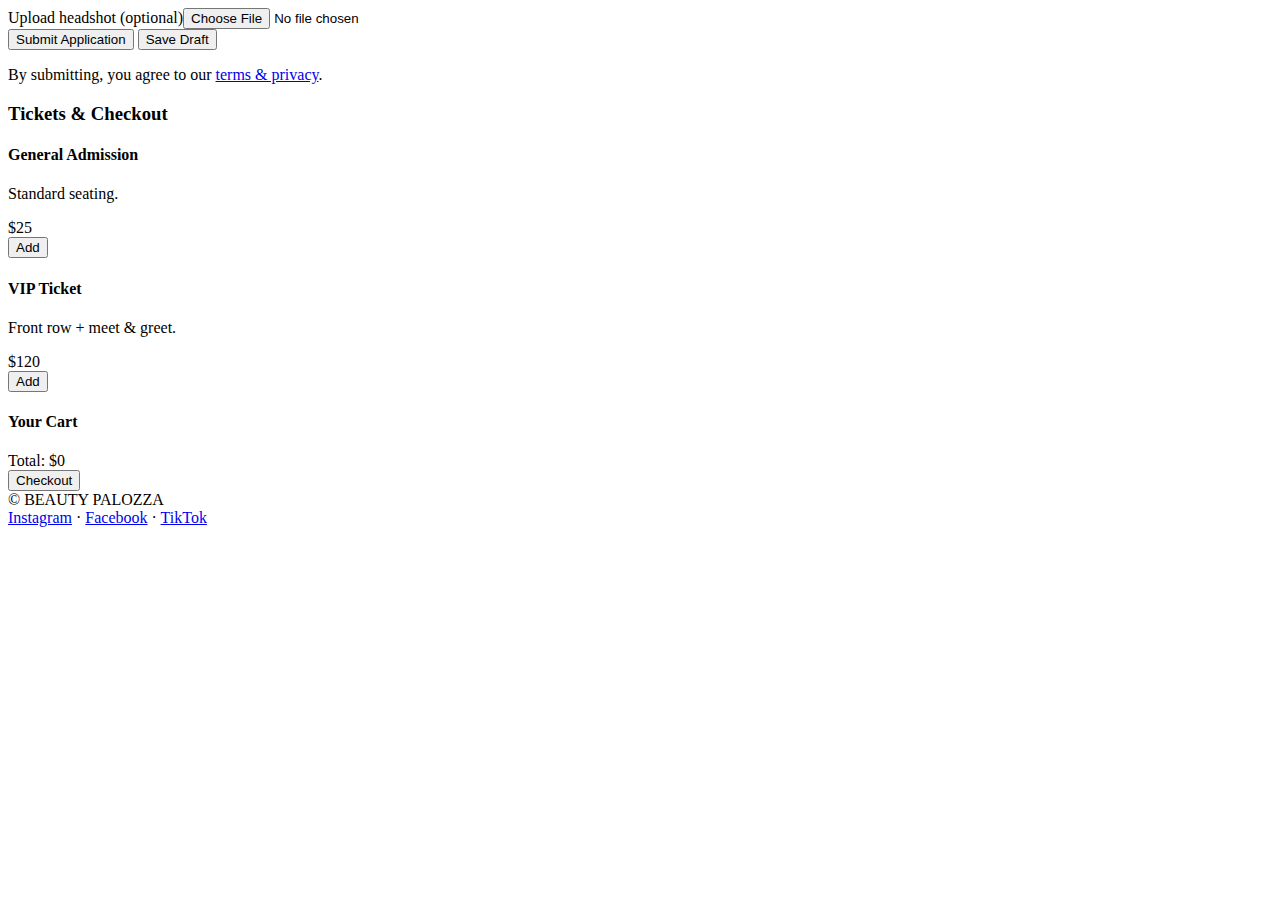
<file: index.HTML>
<!doctype html>


<label>Upload headshot (optional)<input type="file" name="photo" accept="image/*"></label>


<div class="form-actions">
<button type="submit" class="btn">Submit Application</button>
<button type="button" class="btn ghost" id="save-draft">Save Draft</button>
</div>


<p class="disclaimer">By submitting, you agree to our <a href="#">terms &amp; privacy</a>.</p>
</form>
</section>


<section id="checkout" class="checkout">
<h3>Tickets & Checkout</h3>
<div class="products">
<div class="product">
<h4>General Admission</h4>
<p>Standard seating.</p>
<div class="price">$25</div>
<button class="btn add-to-cart" data-title="General Admission" data-price="25">Add</button>
</div>
<div class="product">
<h4>VIP Ticket</h4>
<p>Front row + meet & greet.</p>
<div class="price">$120</div>
<button class="btn add-to-cart" data-title="VIP Ticket" data-price="120">Add</button>
</div>
</div>
<div id="cart" class="cart">
<h4>Your Cart</h4>
<ul id="cart-items"></ul>
<div class="cart-total">Total: $<span id="cart-total">0</span></div>
<button class="btn" id="checkout-btn">Checkout</button>
</div>
</section>


<section id="redirect" class="redirect-hidden" aria-live="polite">
<!-- Redirection result will render here -->
</section>
</main>


<footer class="site-footer">
<div>© <span id="year"></span> BEAUTY PALOZZA</div>
<div class="socials">
<a href="#">Instagram</a> · <a href="#">Facebook</a> · <a href="#">TikTok</a>
</div>
</footer>


<script src="script.js"></script>
</body>
</html>
</file>
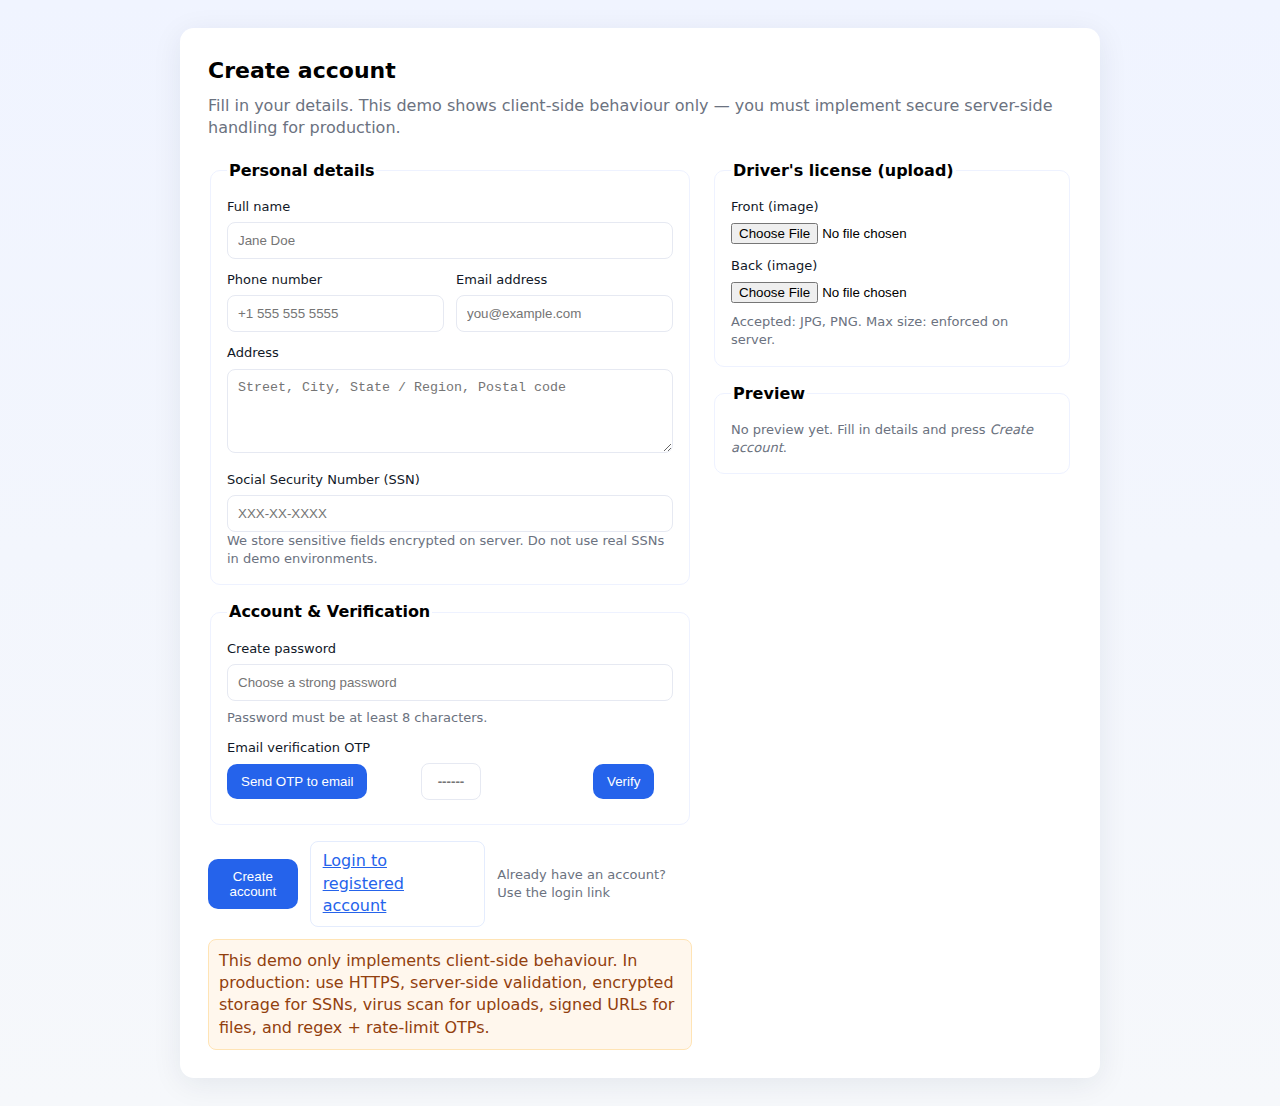
<file: signup_form.html>
<!doctype html>
<html lang="en">
<head>
  <meta charset="utf-8" />
  <meta name="viewport" content="width=device-width,initial-scale=1" />
  <title>Sign Up — Secure Demo</title>
  <style>
    /* Minimal modern styling */
    :root{--bg:#f6f8fb;--card:#ffffff;--accent:#2563eb;--muted:#6b7280}
    *{box-sizing:border-box}
    body{font-family:Inter,system-ui,Segoe UI,Roboto,Arial;line-height:1.4;margin:0;background:linear-gradient(180deg,#f0f4ff 0%,var(--bg) 100%);padding:28px;}
    .container{max-width:920px;margin:0 auto}
    .card{background:var(--card);border-radius:14px;box-shadow:0 6px 30px rgba(18,38,63,0.08);padding:28px}
    h1{margin:0 0 8px;font-size:22px}
    p.lead{margin:0 0 20px;color:var(--muted)}
    form{display:grid;grid-template-columns:1fr 360px;gap:20px}
    fieldset{border:1px solid #eef2ff;border-radius:10px;padding:16px}
    label{display:block;font-size:13px;margin-bottom:6px;color:#111827}
    input[type=text],input[type=email],input[type=tel],input[type=password],textarea{width:100%;padding:10px;border-radius:8px;border:1px solid #e6e9f2}
    textarea{min-height:84px;resize:vertical}
    .small{font-size:13px;color:var(--muted)}
    .row{display:flex;gap:12px}
    .col{flex:1}
    button{background:var(--accent);color:#fff;padding:10px 14px;border-radius:10px;border:0;cursor:pointer}
    .muted{color:var(--muted);font-size:13px}
    .file-preview{display:flex;flex-direction:column;gap:8px}
    .thumb{width:100%;max-width:320px;border-radius:8px;border:1px dashed #dbeafe;padding:8px;background:#fbfdff}
    .otp-box{display:flex;gap:8px}
    .otp-input{padding:10px;border-radius:8px;border:1px solid #e6e9f2;width:60px;text-align:center;font-weight:600}
    .actions{display:flex;gap:12px;align-items:center}
    .login-link{background:transparent;color:var(--accent);border:1px solid rgba(37,99,235,0.12);padding:8px 12px;border-radius:8px}
    @media(max-width:880px){form{grid-template-columns:1fr} .thumb{max-width:100%}}
    .note{background:#fff7ed;border:1px solid #ffe4b5;padding:10px;border-radius:8px;color:#92400e}
  </style>
</head>
<body>
  <div class="container">
    <div class="card">
      <h1>Create account</h1>
      <p class="lead">Fill in your details. This demo shows client-side behaviour only — you must implement secure server-side handling for production.</p>

      <form id="signupForm" novalidate>
        <div>
          <fieldset>
            <legend><strong>Personal details</strong></legend>

            <label for="fullname">Full name</label>
            <input id="fullname" name="fullname" type="text" placeholder="Jane Doe" required />

            <div class="row" style="margin-top:12px">
              <div class="col">
                <label for="phone">Phone number</label>
                <input id="phone" name="phone" type="tel" placeholder="+1 555 555 5555" inputmode="tel" />
              </div>

              <div class="col">
                <label for="email">Email address</label>
                <input id="email" name="email" type="email" placeholder="you@example.com" required />
              </div>
            </div>

            <div style="margin-top:12px">
              <label for="address">Address</label>
              <textarea id="address" name="address" placeholder="Street, City, State / Region, Postal code"></textarea>
            </div>

            <div style="margin-top:12px">
              <label for="ssn">Social Security Number (SSN)</label>
              <input id="ssn" name="ssn" type="password" placeholder="XXX-XX-XXXX" aria-describedby="ssnNote" />
              <div id="ssnNote" class="small">We store sensitive fields encrypted on server. Do not use real SSNs in demo environments.</div>
            </div>

          </fieldset>

          <fieldset style="margin-top:16px">
            <legend><strong>Account & Verification</strong></legend>

            <label for="password">Create password</label>
            <input id="password" name="password" type="password" placeholder="Choose a strong password" required />
            <div class="small" style="margin-top:8px">Password must be at least 8 characters.</div>

            <div style="margin-top:12px">
              <label>Email verification OTP</label>
              <div class="row" style="align-items:center">
                <div style="flex:1">
                  <button type="button" id="sendOtp">Send OTP to email</button>
                </div>
                <div style="width:160px">
                  <input id="otpInput" class="otp-input" maxlength="6" placeholder="------" />
                </div>
                <div style="min-width:80px">
                  <button type="button" id="verifyOtp">Verify</button>
                </div>
              </div>
              <div id="otpStatus" class="small" style="margin-top:8px"></div>
            </div>

          </fieldset>

          <div style="margin-top:16px" class="actions">
            <button type="submit">Create account</button>
            <a class="login-link" href="#" id="loginBtn">Login to registered account</a>
            <div class="muted" style="margin-left:auto">Already have an account? Use the login link</div>
          </div>

          <div style="margin-top:12px" class="note">
            This demo only implements client-side behaviour. In production: use HTTPS, server-side validation, encrypted storage for SSNs, virus scan for uploads, signed URLs for files, and regex + rate-limit OTPs.
          </div>

        </div>

        <aside>
          <fieldset>
            <legend><strong>Driver's license (upload)</strong></legend>

            <label for="dlFront">Front (image)</label>
            <input id="dlFront" name="dlFront" type="file" accept="image/*" />
            <div class="file-preview" id="frontPreview"></div>

            <label for="dlBack" style="margin-top:12px">Back (image)</label>
            <input id="dlBack" name="dlBack" type="file" accept="image/*" />
            <div class="file-preview" id="backPreview"></div>

            <div class="small" style="margin-top:10px">Accepted: JPG, PNG. Max size: enforced on server.</div>

          </fieldset>

          <fieldset style="margin-top:16px">
            <legend><strong>Preview</strong></legend>
            <div id="summary" class="small">No preview yet. Fill in details and press <em>Create account</em>.</div>
          </fieldset>
        </aside>
      </form>

    </div>
  </div>

<script>
(function(){
  const sendOtpBtn = document.getElementById('sendOtp');
  const verifyOtpBtn = document.getElementById('verifyOtp');
  const otpStatus = document.getElementById('otpStatus');
  const otpInput = document.getElementById('otpInput');
  const emailInput = document.getElementById('email');
  let currentOtp = null; // in production, do NOT keep OTP in client
  let otpSentAt = null;

  function generateOtp(){
    return String(Math.floor(100000 + Math.random()*900000));
  }

  sendOtpBtn.addEventListener('click', ()=>{
    const email = emailInput.value.trim();
    if(!email){ otpStatus.textContent = 'Enter an email first'; return; }
    currentOtp = generateOtp();
    otpSentAt = Date.now();
    // DEMO: we can't actually send email from static demo. Replace with server call to send OTP.
    otpStatus.innerHTML = `OTP sent (demo): <strong>${currentOtp}</strong>. In production this value is emailed and not shown.`;
  });

  verifyOtpBtn.addEventListener('click', ()=>{
    if(!currentOtp){ otpStatus.textContent = 'No OTP was sent. Click "Send OTP to email" first.'; return; }
    const value = otpInput.value.trim();
    if(value === currentOtp && (Date.now()-otpSentAt) < 1000*60*15){
      otpStatus.textContent = 'Email verified ✓';
      otpInput.disabled = true;
    } else {
      otpStatus.textContent = 'OTP invalid or expired.';
    }
  });

  // Image previews for DL front/back
  function onFileChange(fileInput, previewContainer){
    previewContainer.innerHTML = '';
    const file = fileInput.files && fileInput.files[0];
    if(!file) return;
    if(!file.type.startsWith('image/')){ previewContainer.textContent = 'File is not an image.'; return; }
    const img = document.createElement('img');
    img.className = 'thumb';
    img.alt = 'Preview';
    img.file = file;
    previewContainer.appendChild(img);

    const reader = new FileReader();
    reader.onload = (e)=>{ img.src = e.target.result; };
    reader.readAsDataURL(file);
  }

  document.getElementById('dlFront').addEventListener('change', e => onFileChange(e.target, document.getElementById('frontPreview')));
  document.getElementById('dlBack').addEventListener('change', e => onFileChange(e.target, document.getElementById('backPreview')));

  // Form submit: client-side validation and preview
  const form = document.getElementById('signupForm');
  const summary = document.getElementById('summary');
  form.addEventListener('submit', e =>{
    e.preventDefault();
    const fullname = document.getElementById('fullname').value.trim();
    const email = emailInput.value.trim();
    const password = document.getElementById('password').value;
    const ssn = document.getElementById('ssn').value;

    if(!fullname || !email || !password){ alert('Please fill required fields.'); return; }
    if(password.length < 8){ alert('Password too short.'); return; }
    if(otpStatus.textContent.indexOf('verified') === -1){ if(!confirm('Email not verified. Continue anyway?')) return; }

    // Build a preview. DO NOT send SSN in plain text to any server in production without proper encryption.
    const frontFile = document.getElementById('dlFront').files[0];
    const backFile = document.getElementById('dlBack').files[0];

    let html = `<strong>${fullname}</strong><br>${email}<br>`;
    html += `<div class="small">Phone: ${document.getElementById('phone').value || '(none)'}<br>Address: ${document.getElementById('address').value || '(none)'}<br>SSN: ${ssn ? '***-**-'+(ssn.slice(-4) || '****') : '(none)'} </div>`;
    html += `<div style="margin-top:8px">`;
    if(frontFile) html += `<div>Driver's license front: ${frontFile.name}</div>`;
    if(backFile) html += `<div>Driver's license back: ${backFile.name}</div>`;
    html += `</div>`;

    summary.innerHTML = html;

    // In production: package formData and POST to your server endpoint using fetch, send files directly with multipart/form-data,
    // ensure server checks file types, scans for malware, validates OCR/ID verification as needed, encrypts SSN, and returns success.
    alert('Form ready to be submitted to server (demo). See preview on right.');
  });

  // Login link behaviour (demo)
  document.getElementById('loginBtn').addEventListener('click', (ev)=>{ ev.preventDefault(); alert('Demo: open login page or route to dashboard.'); });

})();
</script>
</body>
</html>
</file>
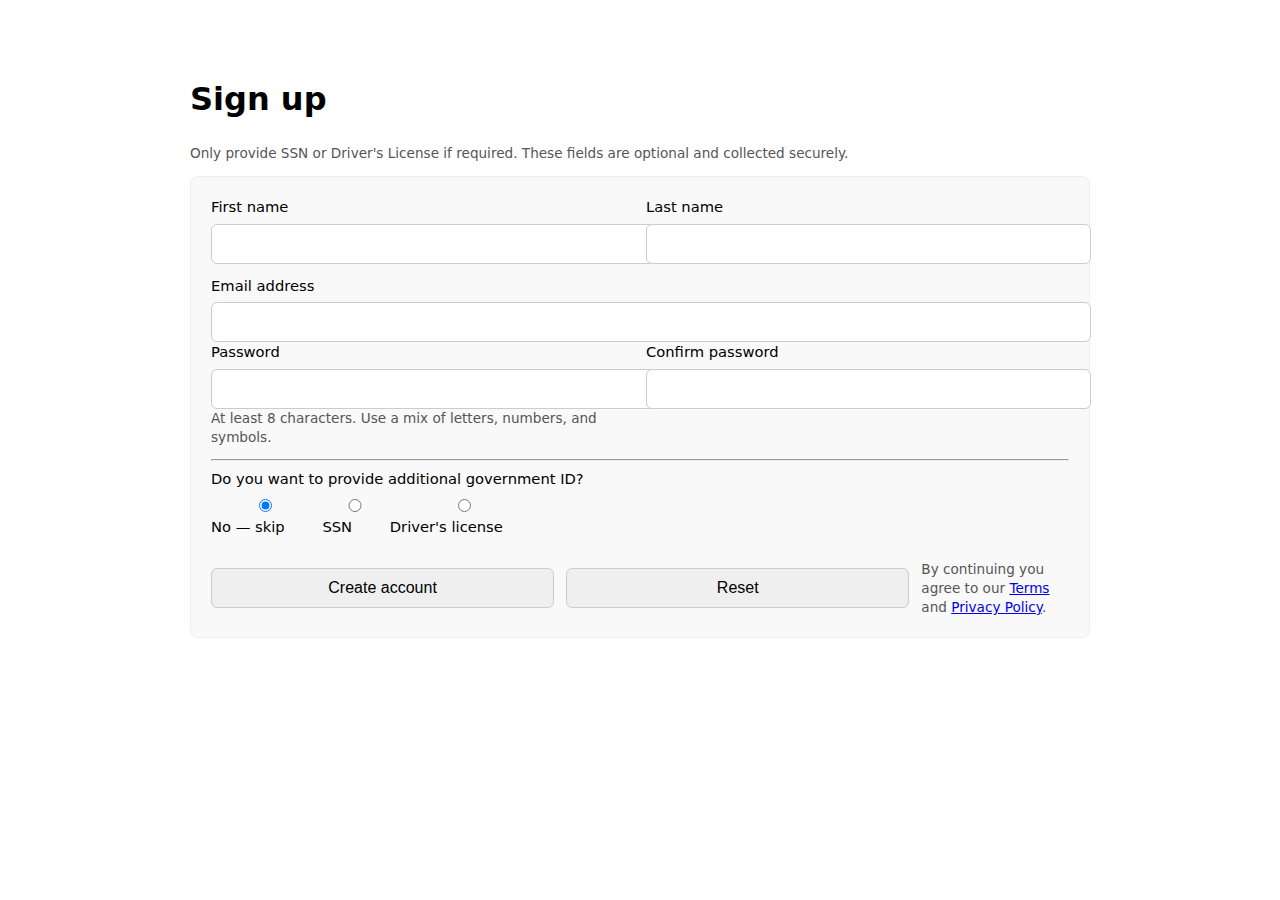
<file: signup_with_ssn_drivers_license.html>
<!doctype html>
<html lang="en">
<head>
  <meta charset="utf-8" />
  <meta name="viewport" content="width=device-width,initial-scale=1" />
  <title>Signup — Optional SSN / Driver's License</title>
  <style>
    :root{font-family:system-ui,-apple-system,Segoe UI,Roboto,Helvetica,Arial;line-height:1.4}
    body{max-width:900px;margin:32px auto;padding:24px}
    form{background:#f9f9f9;border:1px solid #eee;padding:20px;border-radius:8px}
    fieldset{border:none;margin:0;padding:0}
    .row{display:grid;grid-template-columns:1fr 1fr;gap:12px;margin-bottom:12px}
    label{display:block;font-size:0.92rem;margin-bottom:6px}
    input,select,button,textarea{width:100%;padding:10px;border:1px solid #ccc;border-radius:6px;font-size:1rem}
    .hint{font-size:0.85rem;color:#555}
    .optional{font-size:0.85rem;color:#666;margin-left:6px}
    .reveal{display:none;margin-top:12px}
    .error{color:#b00020;font-size:0.9rem}
    .visually-hidden{position:absolute;left:-10000px;top:auto;width:1px;height:1px;overflow:hidden}
    .actions{display:flex;gap:12px;align-items:center;margin-top:16px}
  </style>
</head>
<body>
  <h1>Sign up</h1>
  <p class="hint">Only provide SSN or Driver's License if required. These fields are optional and collected securely.</p>

  <form id="signupForm" action="/signup" method="POST" autocomplete="on" novalidate>
    <!-- NOTE: Replace /signup with your real backend endpoint. Always use HTTPS. -->

    <fieldset>
      <legend class="visually-hidden">Account information</legend>

      <div class="row">
        <div>
          <label for="firstName">First name</label>
          <input id="firstName" name="firstName" type="text" autocomplete="given-name" required />
        </div>
        <div>
          <label for="lastName">Last name</label>
          <input id="lastName" name="lastName" type="text" autocomplete="family-name" required />
        </div>
      </div>

      <label for="email">Email address</label>
      <input id="email" name="email" type="email" autocomplete="email" required />

      <div class="row">
        <div>
          <label for="password">Password</label>
          <input id="password" name="password" type="password" autocomplete="new-password" minlength="8" required aria-describedby="pwHint" />
          <div id="pwHint" class="hint">At least 8 characters. Use a mix of letters, numbers, and symbols.</div>
        </div>
        <div>
          <label for="confirmPassword">Confirm password</label>
          <input id="confirmPassword" name="confirmPassword" type="password" autocomplete="new-password" minlength="8" required />
        </div>
      </div>

      <hr />

      <label>Do you want to provide additional government ID?</label>
      <div style="display:flex;gap:12px;margin-top:6px;margin-bottom:12px;align-items:center">
        <label><input type="radio" name="idChoice" value="none" checked /> No — skip</label>
        <label><input type="radio" name="idChoice" value="ssn" /> SSN</label>
        <label><input type="radio" name="idChoice" value="dl" /> Driver's license</label>
      </div>

      <!-- SSN block (optional) -->
      <div id="ssnBlock" class="reveal" aria-hidden="true">
        <label for="ssn">Social Security Number (SSN)</label>
        <input id="ssn" name="ssn" inputmode="numeric" maxlength="11" placeholder="XXX-XX-XXXX" pattern="^\d{3}-\d{2}-\d{4}$" />
        <div class="hint">If provided, SSN will be transmitted encrypted and stored only as required. Do not paste into public places.</div>
      </div>

      <!-- Driver's license block (optional) -->
      <div id="dlBlock" class="reveal" aria-hidden="true">
        <label for="dlNumber">Driver's License number</label>
        <input id="dlNumber" name="dlNumber" inputmode="text" maxlength="32" placeholder="State and number (if applicable)" />
        <label for="dlState">Issuing state / region <span class="optional">(optional)</span></label>
        <input id="dlState" name="dlState" type="text" maxlength="32" placeholder="e.g. CA" />
        <div class="hint">Driver's license stored only if required for verification.</div>
      </div>

      <div id="formErrors" class="error" role="alert" aria-live="polite" style="display:none"></div>

      <div class="actions">
        <button type="submit">Create account</button>
        <button type="button" id="resetBtn">Reset</button>
        <div class="hint">By continuing you agree to our <a href="#">Terms</a> and <a href="#">Privacy Policy</a>.</div>
      </div>

    </fieldset>

    <!-- Security hints for server-side: include a csrf token, example below -->
    <input type="hidden" name="csrf_token" value="{{csrf_token_here}}" />
  </form>

  <script>
    // Small progressive JS to show/hide optional ID fields and do client-side validation/masking
    (function(){
      const form = document.getElementById('signupForm');
      const ssnBlock = document.getElementById('ssnBlock');
      const dlBlock = document.getElementById('dlBlock');
      const formErrors = document.getElementById('formErrors');
      const resetBtn = document.getElementById('resetBtn');

      function showBlock(block, show){
        block.style.display = show ? 'block' : 'none';
        block.setAttribute('aria-hidden', (!show).toString());
        // clear inputs when hiding to avoid accidental submission
        if(!show){
          block.querySelectorAll('input').forEach(i => i.value = '');
        }
      }

      // radio change
      form.addEventListener('change', function(e){
        if(e.target.name === 'idChoice'){
          const val = e.target.value;
          showBlock(ssnBlock, val === 'ssn');
          showBlock(dlBlock, val === 'dl');
        }
      });

      // simple SSN mask while typing (keeps only digits)
      const ssnInput = document.getElementById('ssn');
      ssnInput.addEventListener('input', function(e){
        const digits = this.value.replace(/\D/g,'').slice(0,9);
        let out = digits;
        if(digits.length > 5) out = digits.slice(0,3) + '-' + digits.slice(3,5) + '-' + digits.slice(5);
        else if(digits.length > 3) out = digits.slice(0,3) + '-' + digits.slice(3);
        this.value = out;
      });

      // form submit handler — do client-side checks and show friendly message; backend must re-validate
      form.addEventListener('submit', function(e){
        e.preventDefault();
        formErrors.style.display = 'none';
        formErrors.textContent = '';

        // basic password match check
        const pw = document.getElementById('password').value;
        const cpw = document.getElementById('confirmPassword').value;
        if(pw !== cpw){
          showError('Passwords do not match.');
          return;
        }
        if(pw.length < 8){
          showError('Password must be at least 8 characters.');
          return;
        }

        // If SSN field is visible, validate pattern
        if(ssnBlock.style.display === 'block'){
          const ssnVal = ssnInput.value;
          const ssnPat = /^\d{3}-\d{2}-\d{4}$/;
          if(!ssnPat.test(ssnVal)){
            showError('SSN must be in the format XXX-XX-XXXX.');
            return;
          }
        }

        // If driver's license shown, ensure something entered
        if(dlBlock.style.display === 'block'){
          const dl = document.getElementById('dlNumber').value.trim();
          if(!dl){
            showError("Please enter driver's license number or choose 'No — skip'.");
            return;
          }
        }

        // All client checks passed — submit the form. IMPORTANT: server must use HTTPS and re-validate everything.
        // You can change to fetch() for JSON-based APIs. Here we do a regular form submit.
        form.submit();
      });

      function showError(msg){
        formErrors.style.display = 'block';
        formErrors.textContent = msg;
      }

      resetBtn.addEventListener('click', function(){
        form.reset();
        showBlock(ssnBlock,false);
        showBlock(dlBlock,false);
        formErrors.style.display = 'none';
      });

      // accessibility: show the correct block if browser autofills radio on load
      window.addEventListener('load', function(){
        const chosen = form.querySelector('input[name="idChoice"]:checked');
        if(chosen){
          const v = chosen.value;
          showBlock(ssnBlock, v==='ssn');
          showBlock(dlBlock, v==='dl');
        }
      });

    })();
  </script>

  <!-- Implementation notes (frontend only):
       - Never rely on client-side validation for security; validate on server-side.
       - Use TLS (HTTPS) for transport. Use strong encryption at rest for SSN/DL if storing.
       - Minimize retention: store only what's necessary. Consider using tokenized/hashed forms for SSNs.
       - Log carefully: never log full SSNs or unmasked IDs.
       - Follow governing laws and regulations (e.g., GDPR, local privacy laws) and industry best practices.
  -->
</body>
</html>
</file>
